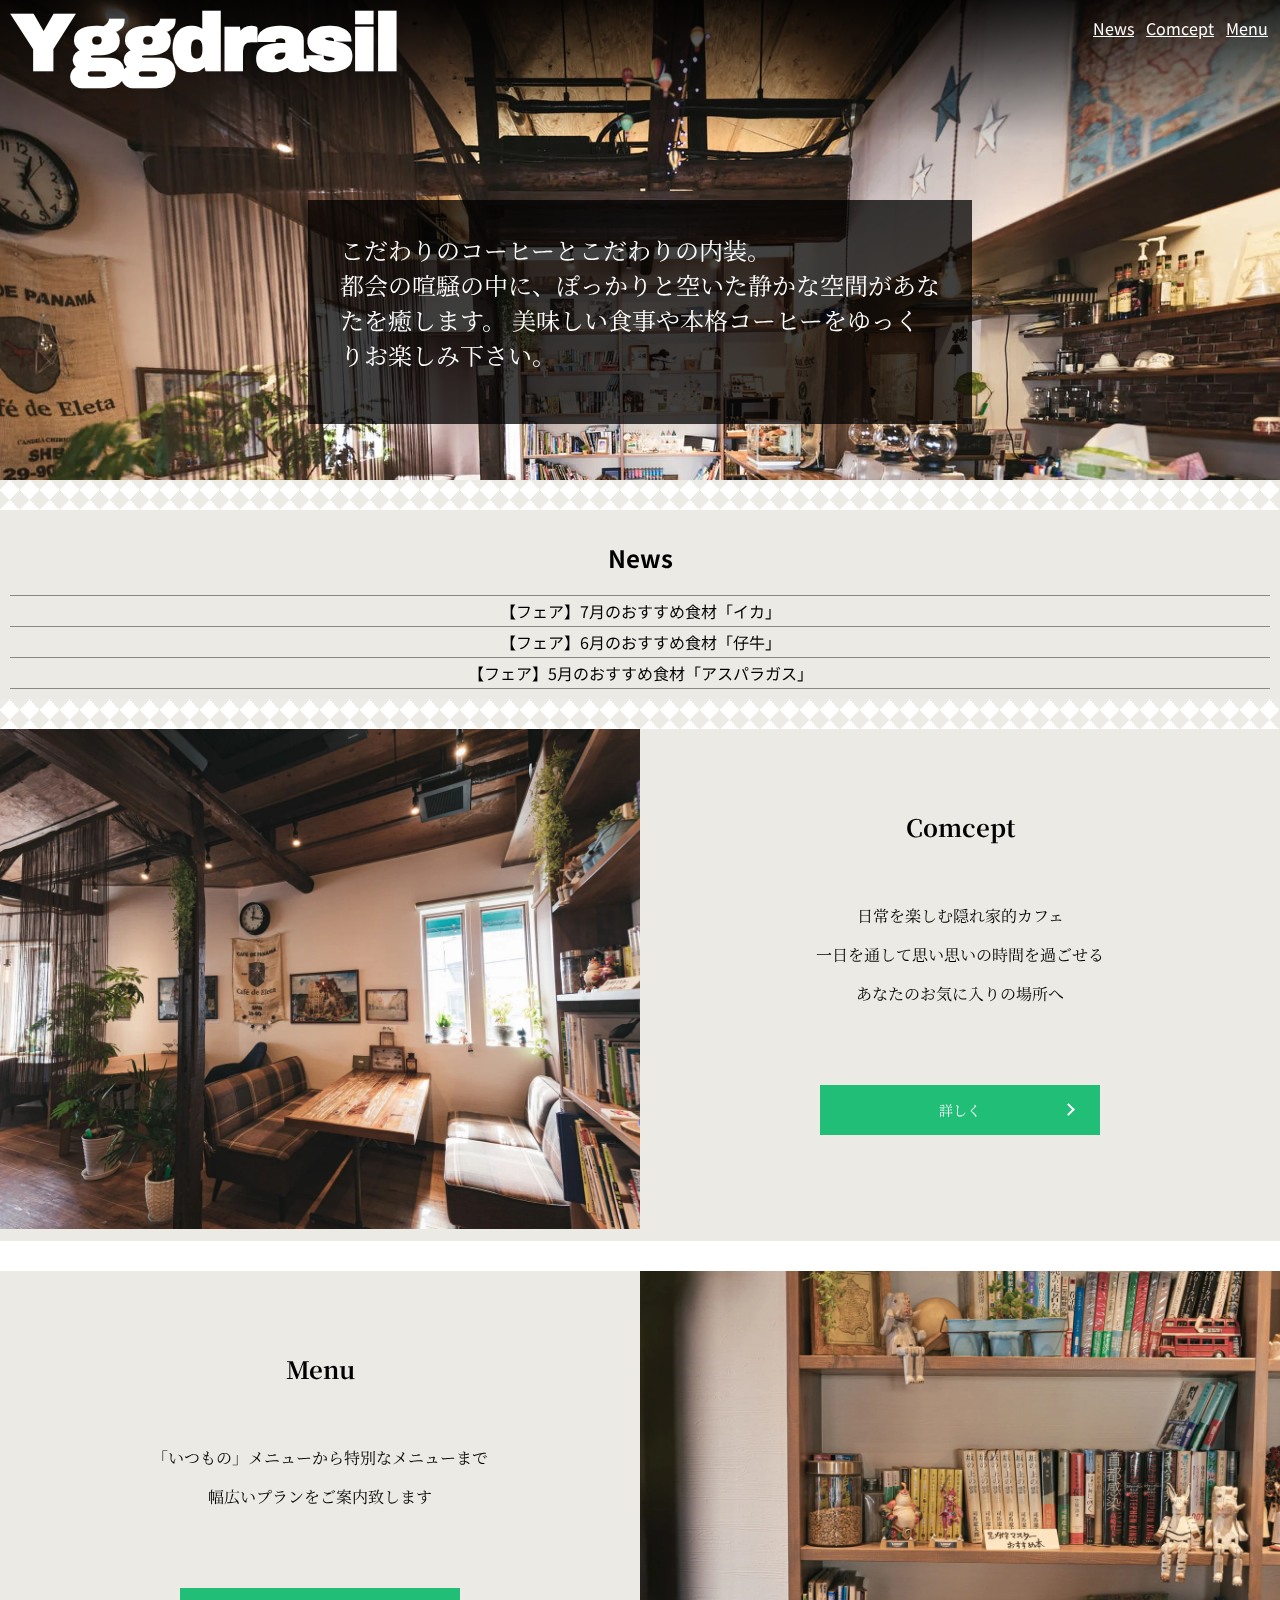
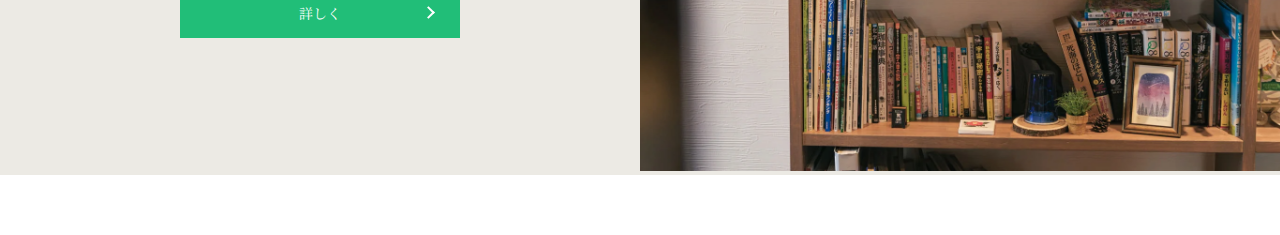
<file: design2/index.html>
<!DOCTYPE html>
<html lang="ja">

<head>
    <meta charset="UTF-8">
    <meta name="viewport" content="width=device-width, initial-scale=1.0, maximum-scale=1.0, minimum-scale=1.0">
    <meta name="robots" content="noindex,nofollow">
    <title>Yggdrasil</title>
    <link rel="stylesheet" href="style.css">
    <link href="https://fonts.googleapis.com/css2?family=Noto+Serif+JP&display=swap" rel="stylesheet">
    <link href="https://fonts.googleapis.com/css2?family=Noto+Sans+JP:wght@100..900&display=swap" rel="stylesheet">
    <link href="https://fonts.googleapis.com/css2?family=Archivo+Black&display=swap" rel="stylesheet">
    <script src="https://code.jquery.com/jquery-3.5.1.min.js"></script>
    <script type="text/javascript" src="script.js"></script>
</head>

<body>
    <div class="bg_pattern Rhombus"></div>
    <header>
        <div id="bg_header"> 
      
            <h1>Yggdrasil</h1>
        <div id="menu">
        
            <nav class="">
                <ul>
                    <li><a href="#news">News</a></li>
                    <li><a href="#comcept">Comcept</a></li>
                    <li><a href="#coursemenu">Menu</a></li>
                </ul>
            </nav>
        </div>
        <div class="menu_button">
        <div class="openbtn1"><span></span><span></span><span></span></div>
        </div>
        
        </div>
    </header>
    <div class="header_box">
        <p>こだわりのコーヒーとこだわりの内装。<br>都会の喧騒の中に、ぽっかりと空いた静かな空間があなたを癒します。 美味しい食事や本格コーヒーをゆっくりお楽しみ下さい。</p>
    </div>
    <main>
    <div id="news">
        <h2>News</h2>
        <ui>
            <li>【フェア】7月のおすすめ食材「イカ」</li>
            <li>【フェア】6月のおすすめ食材「仔牛」</li>
            <li>【フェア】5月のおすすめ食材「アスパラガス」</li>
        </ui>
    </div>


    <div id="comcept">
        <div class="image"><img src="./image/bg2.webp"></div>
        <div class="text">
        <h2>Comcept</h2>
        <p>日常を楽しむ隠れ家的カフェ</p>
        <p>一日を通して思い思いの時間を過ごせる</p>
        <p>あなたのお気に入りの場所へ</p>

        <div class="button">
        <p class="btn btn-arrow-right">
            <a href="#">詳しく</a>
          </p>
        </div>

        </div>
    </div>

    <div id="coursemenu">
        <div class="image"><img src="./image/bg3.webp"></div>
        <div class="text">
        <h2>Menu</h2>
        <p>「いつもの」メニューから特別なメニューまで</p>
        <p>幅広いプランをご案内致します</p>

        <div class="button">
        <p class="btn btn-arrow-right">
            <a href="#">詳しく</a>
          </p>
        </div>

        </div>
    </div>
    </main>
</body>

</html>
</file>
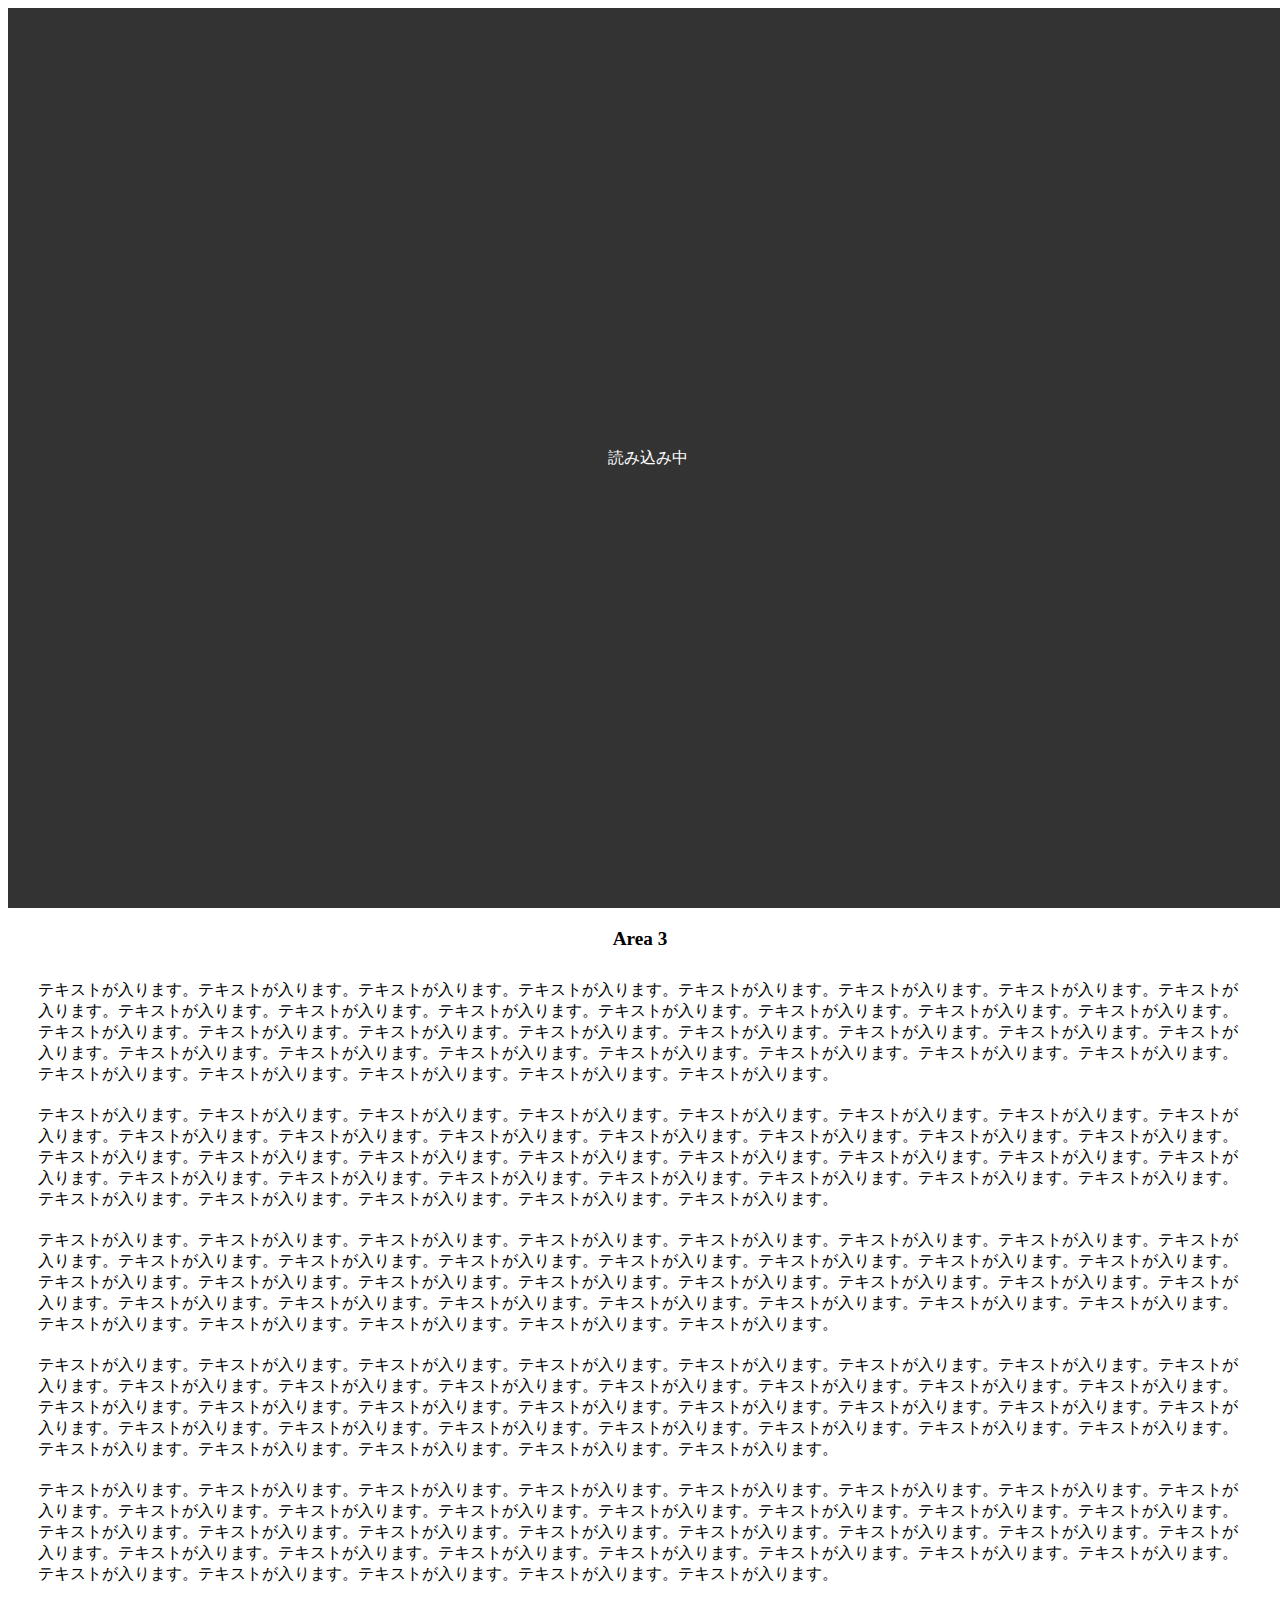
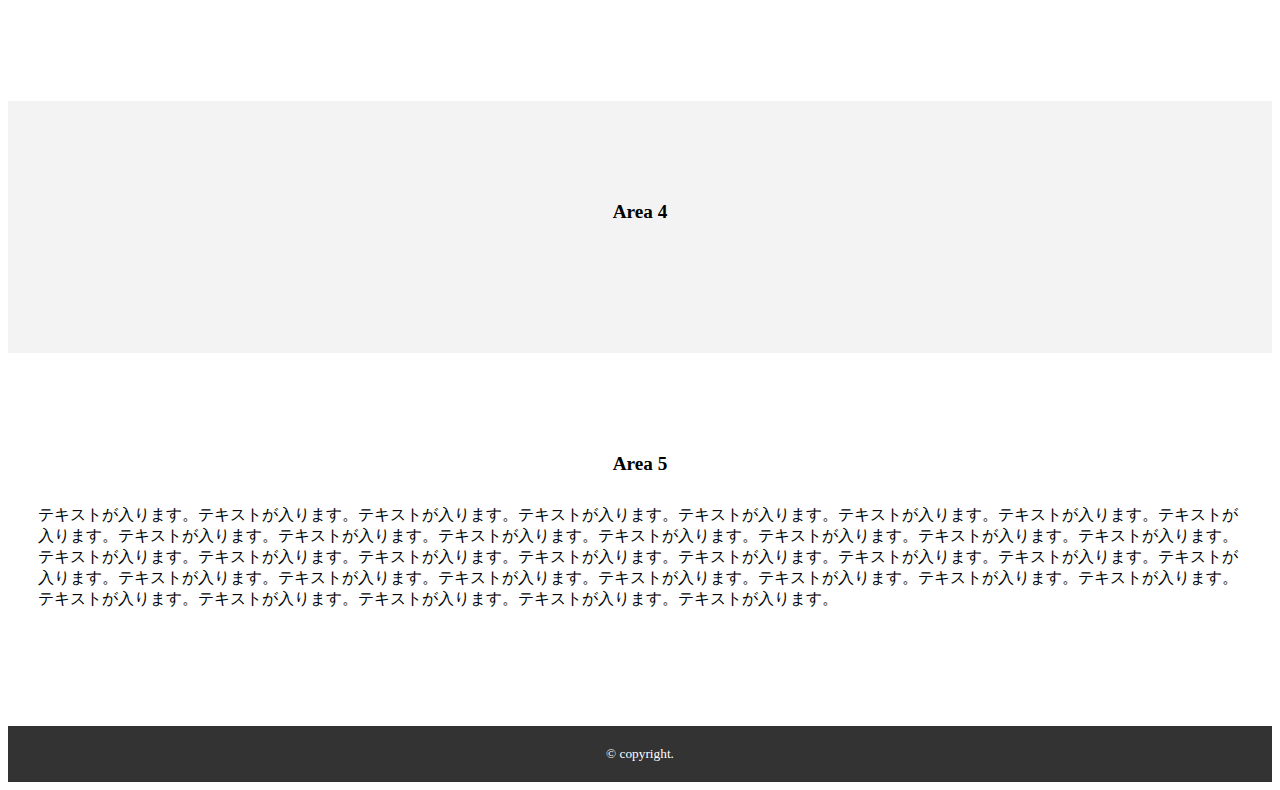
<file: sandbox2024-07-12/design3/index.html>
<!DOCTYPE html>
<html lang="ja">
<head>
<meta charset="utf-8">
<title>4-2-4　背景色が伸びる（左から右）　</title>
<meta name="description"  content="書籍「動くWebデザインアイディア帳」のサンプルサイトです">

<meta name="viewport" content="width=device-width,initial-scale=1.0">
<!--==============レイアウトを制御する独自のCSSを読み込み===============-->
<link rel="stylesheet" type="text/css" href="design.css">
</head>
<body>
<div id="splash">
<div id="splash-logo">読み込み中</div>
<!--/splash--></div>
<div class="splashbg"></div><!---画面遷移用-->


<header class="header">
    <div class="logo"> </div>
    <button class="hamburger-menu" id="js-hamburger-menu">
      <span class="hamburger-menu__bar"></span>
      <span class="hamburger-menu__bar"></span>
      <span class="hamburger-menu__bar"></span>
    </button>
    <nav class="navigation">
      <ul class="navigation__list">
        <li class="navigation__list-item"><a href="#" class="navigation__link">会社情報</a></li>
        <li class="navigation__list-item"><a href="#" class="navigation__link">事業紹介</a></li>
        <li class="navigation__list-item"><a href="#" class="navigation__link">お知らせ</a></li>
        <li class="navigation__list-item"><a href="#" class="navigation__link">お問い合わせ</a></li>
      </ul>
    </nav>
  </header>
  
  <main>
    <section>
      <h2>Area 1</h2>
      <div class="openbtn1"><span></span><span></span><span></span></div>
      <p>テキストが入ります。テキストが入ります。テキストが入ります。テキストが入ります。テキストが入ります。テキストが入ります。テキストが入ります。テキストが入ります。テキストが入ります。テキストが入ります。テキストが入ります。テキストが入ります。テキストが入ります。テキストが入ります。テキストが入ります。テキストが入ります。テキストが入ります。テキストが入ります。テキストが入ります。テキストが入ります。テキストが入ります。テキストが入ります。テキストが入ります。テキストが入ります。テキストが入ります。テキストが入ります。テキストが入ります。テキストが入ります。テキストが入ります。テキストが入ります。テキストが入ります。テキストが入ります。テキストが入ります。テキストが入ります。テキストが入ります。</p>
      <p>テキストが入ります。テキストが入ります。テキストが入ります。テキストが入ります。テキストが入ります。テキストが入ります。テキストが入ります。テキストが入ります。テキストが入ります。テキストが入ります。テキストが入ります。テキストが入ります。テキストが入ります。テキストが入ります。テキストが入ります。テキストが入ります。テキストが入ります。テキストが入ります。テキストが入ります。テキストが入ります。テキストが入ります。テキストが入ります。テキストが入ります。テキストが入ります。テキストが入ります。テキストが入ります。テキストが入ります。テキストが入ります。テキストが入ります。テキストが入ります。テキストが入ります。テキストが入ります。テキストが入ります。テキストが入ります。テキストが入ります。</p>
    <!--/area1--></section>
      <section>
      <h2>Area 2</h2>
    <!--/area2--></section>
      <section>
      <h2>Area 3</h2>
      <p>テキストが入ります。テキストが入ります。テキストが入ります。テキストが入ります。テキストが入ります。テキストが入ります。テキストが入ります。テキストが入ります。テキストが入ります。テキストが入ります。テキストが入ります。テキストが入ります。テキストが入ります。テキストが入ります。テキストが入ります。テキストが入ります。テキストが入ります。テキストが入ります。テキストが入ります。テキストが入ります。テキストが入ります。テキストが入ります。テキストが入ります。テキストが入ります。テキストが入ります。テキストが入ります。テキストが入ります。テキストが入ります。テキストが入ります。テキストが入ります。テキストが入ります。テキストが入ります。テキストが入ります。テキストが入ります。テキストが入ります。</p>
      <p>テキストが入ります。テキストが入ります。テキストが入ります。テキストが入ります。テキストが入ります。テキストが入ります。テキストが入ります。テキストが入ります。テキストが入ります。テキストが入ります。テキストが入ります。テキストが入ります。テキストが入ります。テキストが入ります。テキストが入ります。テキストが入ります。テキストが入ります。テキストが入ります。テキストが入ります。テキストが入ります。テキストが入ります。テキストが入ります。テキストが入ります。テキストが入ります。テキストが入ります。テキストが入ります。テキストが入ります。テキストが入ります。テキストが入ります。テキストが入ります。テキストが入ります。テキストが入ります。テキストが入ります。テキストが入ります。テキストが入ります。</p>
      <p>テキストが入ります。テキストが入ります。テキストが入ります。テキストが入ります。テキストが入ります。テキストが入ります。テキストが入ります。テキストが入ります。テキストが入ります。テキストが入ります。テキストが入ります。テキストが入ります。テキストが入ります。テキストが入ります。テキストが入ります。テキストが入ります。テキストが入ります。テキストが入ります。テキストが入ります。テキストが入ります。テキストが入ります。テキストが入ります。テキストが入ります。テキストが入ります。テキストが入ります。テキストが入ります。テキストが入ります。テキストが入ります。テキストが入ります。テキストが入ります。テキストが入ります。テキストが入ります。テキストが入ります。テキストが入ります。テキストが入ります。</p>
      <p>テキストが入ります。テキストが入ります。テキストが入ります。テキストが入ります。テキストが入ります。テキストが入ります。テキストが入ります。テキストが入ります。テキストが入ります。テキストが入ります。テキストが入ります。テキストが入ります。テキストが入ります。テキストが入ります。テキストが入ります。テキストが入ります。テキストが入ります。テキストが入ります。テキストが入ります。テキストが入ります。テキストが入ります。テキストが入ります。テキストが入ります。テキストが入ります。テキストが入ります。テキストが入ります。テキストが入ります。テキストが入ります。テキストが入ります。テキストが入ります。テキストが入ります。テキストが入ります。テキストが入ります。テキストが入ります。テキストが入ります。</p>
      <p>テキストが入ります。テキストが入ります。テキストが入ります。テキストが入ります。テキストが入ります。テキストが入ります。テキストが入ります。テキストが入ります。テキストが入ります。テキストが入ります。テキストが入ります。テキストが入ります。テキストが入ります。テキストが入ります。テキストが入ります。テキストが入ります。テキストが入ります。テキストが入ります。テキストが入ります。テキストが入ります。テキストが入ります。テキストが入ります。テキストが入ります。テキストが入ります。テキストが入ります。テキストが入ります。テキストが入ります。テキストが入ります。テキストが入ります。テキストが入ります。テキストが入ります。テキストが入ります。テキストが入ります。テキストが入ります。テキストが入ります。</p>

    <!--/area3--></section>
      <section>
      <h2>Area 4</h2>
    <!--/area4--></section>
      <section>
      <h2>Area 5</h2>
          
      <p>テキストが入ります。テキストが入ります。テキストが入ります。テキストが入ります。テキストが入ります。テキストが入ります。テキストが入ります。テキストが入ります。テキストが入ります。テキストが入ります。テキストが入ります。テキストが入ります。テキストが入ります。テキストが入ります。テキストが入ります。テキストが入ります。テキストが入ります。テキストが入ります。テキストが入ります。テキストが入ります。テキストが入ります。テキストが入ります。テキストが入ります。テキストが入ります。テキストが入ります。テキストが入ります。テキストが入ります。テキストが入ります。テキストが入ります。テキストが入ります。テキストが入ります。テキストが入ります。テキストが入ります。テキストが入ります。テキストが入ります。</p>
    <!--/area5--></section>
  <!--/main--></main>

  <footer id="footer">
  <small>&copy; copyright.</small>
  </footer>
    
    <!--/contaier--></div>

<script src="https://code.jquery.com/jquery-3.4.1.min.js" integrity="sha256-CSXorXvZcTkaix6Yvo6HppcZGetbYMGWSFlBw8HfCJo=" crossorigin="anonymous"></script>
<script src="design.js"></script>
</body>
</html>
</file>
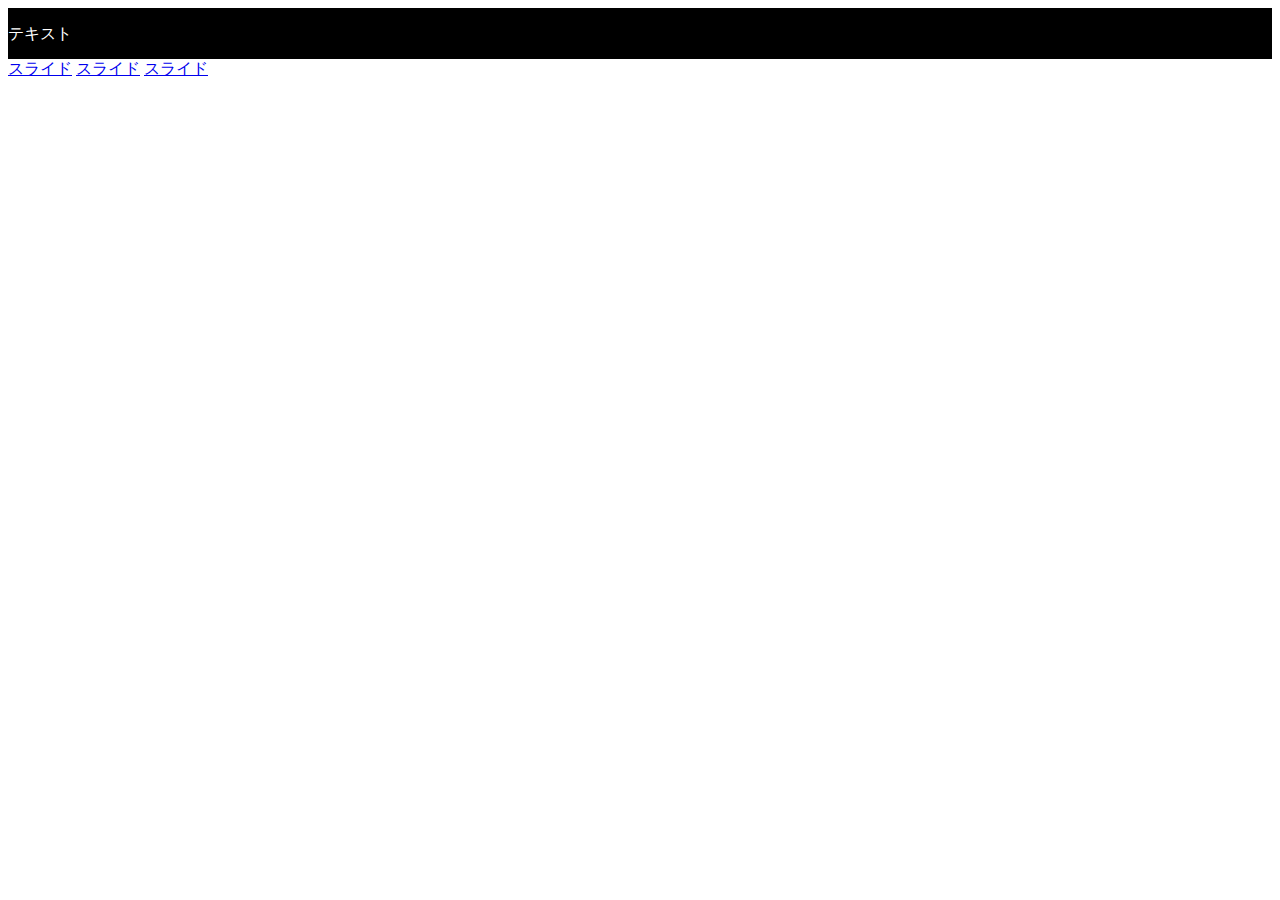
<file: test1.html>
<!DOCTYPE html>
<html lang="ja">
 <head>
 <meta charset="utf-8">
 <title>StraightDesign</title>
 <link rel="stylesheet" href="design_test1.css">


 <script src="jquery.js"></script>
 
 </head>
 <body>
    <div class="btn-set">
        <a class="my-parts" href="#">テキスト</a>
        <a class="btn-9" href="#">スライド</a>
        <a class="btn-9" href="#">スライド</a>
        <a class="btn-9" href="#">スライド</a>
    </div>


 </body>
</html>
</file>
<file: design2/style.css>
body{
  padding:0px;
  margin: 0px;
}

a {
  color:#fff;
  }

.noto-serif-jp-regular {
  font-family: "Noto Serif JP", serif;
  font-weight: 400;
  font-style: normal;
  font-size: clamp(12px, 1.8vw, 20px);
}
.noto-sans-jp-regular {
  font-family: "Noto Sans JP", serif;
  font-weight: 400;
  font-style: normal;
  font-size: clamp(12px, 1.8vw, 20px);
}


.bg_pattern {
  position: fixed;
  top: 0;
  left: 0;
  width: 100vw;
  height: 100vh;
  background-color: #fff;
  z-index: -1;
}
.Rhombus {
  background-image:  linear-gradient(135deg, #edebe5 25%, transparent 25%), linear-gradient(225deg, #edebe5 25%, transparent 25%), linear-gradient(45deg, #edebe5 25%, transparent 25%), linear-gradient(315deg, #edebe5 25%, #ffffff 25%);
  background-position:  20px 0, 20px 0, 0 0, 0 0;
  background-size: 20px 20px;
  background-repeat: repeat;
}

header{
  background-image: url(./image/bg1.webp);
  min-height: clamp(20rem, 7.5rem + 33.33vw, 30rem);
  background-size: cover;
}
#bg_header {
    display: flex;
    justify-content:space-between;
    background: linear-gradient(rgba(0,0,0,0.85),rgba(0,0,0,0));
}
h1{
  margin-top: 0px;
  margin-left:12px;
  color:#fff;
  font-family: "Archivo Black", sans-serif;
  font-size: clamp(12px, 8vw, 80px);
  font-style: normal;
  font-feature-settings: "palt";
  letter-spacing: -0.04em;
}
nav ul{
    display: flex;
    list-style:none;

}

nav li{
  color:#fff;
  margin-right:12px;
  font-family: "Noto Sans JP", serif;
  z-index: 100;
}

.header_box{
  width:100%;
  position: absolute;
  top: 0px;
  left: 0px;
  padding-top:clamp(5rem, -4.375rem + 25vw, 12.5rem);
  
  margin: 0 auto;
}

.header_box p{
  background-color: rgba(0, 0, 0, 0.75);
  color:#fff;
  min-height: clamp(5rem, -1.25rem + 16.67vw, 10rem);
  width: clamp(25rem, 9.375rem + 41.67vw, 37.5rem);
  margin: auto;
  font-size: clamp(1rem, 0.375rem + 1.67vw, 1.5rem);
  vertical-align: middle;
  padding:32px;
  font-family: "Noto Serif JP", serif;
}

div.menu_button{
  position: fixed;
  top: 0px;
  right: 0px;
  z-index: 101;
}

.openbtn1{
    display: none;
}
@media screen and (max-width: 800px) {
    .openbtn1{
        display: block;
        z-index:101;

    }

    nav ul{
        display: block;
        margin:0px;
        padding:0px;
    }
    nav {
        z-index:100;
        padding: 0px;
        position: fixed;
        transition: all .4s;
        top: 0;
        right: -100%;
        width: 100%;
        height: 100%;
        background-color: rgba(0, 0, 0, 0.8);
    }
    nav li{
      height:48px;
      line-height: 48px;
    }
    nav.open {
        right: 0;
    }
    nav li{
        width:100%;
        text-align: center;
    }
}


.openbtn1{
    position: relative;/*ボタン内側の基点となるためrelativeを指定*/
    background:#ffffff;
    cursor: pointer;
      width: 50px;
      height:50px;
    border-radius: 5px;
    margin:12px;
  }
  
  /*ボタン内側*/
  .openbtn1 span{
      display: inline-block;
      transition: all .4s;/*アニメーションの設定*/
      position: absolute;
      left: 12px;
      height: 3px;
      border-radius: 2px;
    background: #000;
      width: 50%;
    }
  
  .openbtn1 span:nth-of-type(1) {
    top:15px; 
  }
  
  .openbtn1 span:nth-of-type(2) {
    top:23px;
  }
  
  .openbtn1 span:nth-of-type(3) {
    top:31px;
  }
  
  /*activeクラスが付与されると線が回転して×に*/
  
  .openbtn1.active span:nth-of-type(1) {
      top: 16px;
      left: 13.5px;
      transform: translateY(8px) rotate(-45deg);
      width: 50%;
  }
  
  .openbtn1.active span:nth-of-type(2) {
    opacity: 0;/*真ん中の線は透過*/
  }
  
  .openbtn1.active span:nth-of-type(3){
      top: 32px;
      left: 13.5px;
      transform: translateY(-8px) rotate(45deg);
      width: 50%;
  }


  /* ニュース*/
div#news {
  margin-top: 30px;
  background:hsl(45, 18%, 91%);
  padding:10px;
  margin-bottom: 30px;
}
div#news h2{
  font-family: "Noto Sans JP", serif;
  text-align: center;
  
}

div#news li:nth-child(1){
  border-top:1px solid rgba(71, 72, 67, 0.6);
}

div#news li{
  font-family: "Noto Sans JP", serif;
  list-style:none;
  width:100%;
  line-height: 30px;
  text-align: center;
  border-bottom:1px solid rgba(71, 72, 67, 0.6);


}

div#comcept{
  background:hsl(45, 18%, 91%);
  display: flex;
  margin-bottom: 30px;
}


div#comcept .text{
  width:50%;
  padding-bottom: 90px;
}
div#comcept .image{
  width:50%;
  text-align: center;
}

div#comcept .image img {
  width: 100%;
  height: 500px;
  object-fit: cover;
}

div#comcept h2{
  font-family: "Noto Serif JP", serif;
  text-align: center;
  margin-top: 80px;
  margin-bottom: 60px;
}
div#comcept p{
  font-family: "Noto Serif JP", serif;
  text-align: center;
}

@media screen and (max-width: 800px) {
  div#comcept{
    display: block;
  }
  div#comcept .text{
    width:100%;
  }
  div#comcept .image{
    width:100%;
    text-align: center;
  }
}

div#coursemenu{
  background:hsl(45, 18%, 91%);
  display: flex;
  flex-direction: row-reverse;
  margin-bottom: 60px;
}


div#coursemenu .text{
  width:50%;
  padding-bottom: 90px;
}
div#coursemenu .image{
  width:50%;
  text-align: center;
}

div#coursemenu .image img {
  width: 100%;
  height: 500px;
  object-fit: cover;
}

div#coursemenu h2{
  font-family: "Noto Serif JP", serif;
  text-align: center;
  margin-top: 80px;
  margin-bottom: 60px;
}
div#coursemenu p{
  font-family: "Noto Serif JP", serif;
  text-align: center;
}

@media screen and (max-width: 800px) {
  div#coursemenu{
    display: block;
  }
  div#coursemenu .text{
    width:100%;
  }
  div#coursemenu .image{
    width:100%;
    text-align: center;
  }
}

div .button{
  margin-top: 80px;
  width:100%;
}

/* ボタンのスタイル */
.btn a {
  position: relative;
  display: block;
  width: 280px;
  padding: 15px 0;
  background-color: #21be78;
  /*border-radius: 8px;*/
  font-size: 14px;
  color: #fff;
  text-decoration: none;
  text-align: center;
  margin: auto;
}

/* アイコンのスタイル */
.btn-arrow-right a::after {
  content: '';
  position: absolute;
  top: 0;
  bottom: 0;
  right: 27px;
  width: 9px;
  height: 9px;
  margin: auto;
  border-top: 2px solid #fff;
  border-right: 2px solid #fff;
  transform: rotate(45deg);
  box-sizing: border-box;
}
</file>
<file: sandbox2024-07-12/design3/design.css>
@charset "utf-8";

/*========= ローディング画面のためのCSS ===============*/
#splash {
  position: fixed;
  width: 100%;
  height: 100%;
  background: #333;
  z-index: 9999999;
  text-align:center;
  color:#fff;
}

#splash-logo {
  position: absolute;
  top: 50%;
  left: 50%;
  transform: translate(-50%, -50%);
}
.header {
    background: #ffffff;
    width:100%;
    height: 50px;
    display: flex;
    justify-content: space-between;
    align-items: center;

    left: 0;
    position: fixed;
    top: 0;
  }
  .logo {
    font-weight: 700;
    padding-left: 14px;
  }
  .hamburger-menu {
    width: 50px;
    height: 50px;
    position: relative;
    border: none;
    background: transparent;
    appearance: none;
    padding: 0;
    cursor: pointer;
  }
  .hamburger-menu__bar {
    display: inline-block;
    width: 44%;
    height: 2px;
    background: #242424;
    position: absolute;
    left: 50%;
    transform: translateX(-50%);
    transition: .5s;
  }
  .hamburger-menu__bar:first-child {
    top: 16px;
  }
  .hamburger-menu__bar:nth-child(2) {
    top: 24px;
  }
  .hamburger-menu__bar:last-child {
    top: 32px;
  }
  .hamburger-menu--open .hamburger-menu__bar {
    top: 50%;
  }
  .hamburger-menu--open .hamburger-menu__bar:first-child {
    transform: translateX(-50%) translateY(-50%) rotate(45deg);
  }
  .hamburger-menu--open .hamburger-menu__bar:last-child {
    transform: translateX(-50%) translateY(-50%) rotate(-45deg);
  }
  .hamburger-menu--open .hamburger-menu__bar:nth-child(2) {
    display: none;
  }
  .navigation {

    display: none;
    background: #242424;
    position: absolute;
    top: 50px;
    width: 100%;
    z-index: 9999;
  }
  .navigation__list {
    text-align: center;
    list-style: none;
    padding: 0;
    margin: 0;
  }
  .navigation__list-item {
    border-bottom: solid 1px #474747;
  }
  .navigation__list-item:first-child {
    border-top: solid 1px #474747;
  }
  .navigation__link {
    color: #fff;
    font-weight: 700;
    text-decoration: none;
    display: block;
    padding: 24px 0;
    transition: .5s;
  }
  @media (hover: hover) and (pointer: fine) {
    .navigation__link:hover {
      background: #333;
    }
  }

/*========= 画面遷移のためのCSS ===============*/

/*画面遷移アニメーション*/
.splashbg{
    display: none;
}

/*bodyにappearクラスがついたら出現*/
body.appear .splashbg{
    display: block;
    content: "";
    position:fixed;
  z-index: 999;
    width: 100%;
    height: 100vh;
    top: 0;
  left: 0;
    transform: scaleX(0);
    background-color: #333;/*伸びる背景色の設定*/
  animation-name:PageAnime;
  animation-duration:1.2s;
  animation-timing-function:ease-in-out;
  animation-fill-mode:forwards;
}

@keyframes PageAnime{
  0% {
    transform-origin:left;
    transform:scaleX(0);
  }
  50% {
    transform-origin:left;
    transform:scaleX(1);
  }
  50.001% {
    transform-origin:right;
  }
  100% {
    transform-origin:right;
    transform:scaleX(0);
  }
}

/*画面遷移の後現れるコンテンツ設定*/
#container{
  opacity: 0;/*はじめは透過0に*/
}

/*bodyにappearクラスがついたら出現*/
body.appear #container{
  animation-name:PageAnimeAppear;
  animation-duration:1s;
  animation-delay: 0.8s;
  animation-fill-mode:forwards;
  opacity: 0;
}

@keyframes PageAnimeAppear{
  0% {
  opacity: 0;
  }
  100% {
  opacity: 1;
}
}
/*==================================================
　5-2-1 3本線が×に
===================================*/
/*ボタン外側※レイアウトによってpositionや形状は適宜変更してください*/
.openbtn1{
    position: relative;/*ボタン内側の基点となるためrelativeを指定*/
    background:#57a2c7;
    cursor: pointer;
      width: 50px;
      height:50px;
    border-radius: 5px;
  }
  
  /*ボタン内側*/
  .openbtn1 span{
      display: inline-block;
      transition: all .4s;/*アニメーションの設定*/
      position: absolute;
      left: 14px;
      height: 3px;
      border-radius: 2px;
    background: #fff;
      width: 45%;
    }
  
  .openbtn1 span:nth-of-type(1) {
    top:15px; 
  }
  
  .openbtn1 span:nth-of-type(2) {
    top:23px;
  }
  
  .openbtn1 span:nth-of-type(3) {
    top:31px;
  }
  
  /*activeクラスが付与されると線が回転して×に*/
  
  .openbtn1.active span:nth-of-type(1) {
      top: 18px;
      left: 18px;
      transform: translateY(6px) rotate(-45deg);
      width: 30%;
  }
  
  .openbtn1.active span:nth-of-type(2) {
    opacity: 0;/*真ん中の線は透過*/
  }
  
  .openbtn1.active span:nth-of-type(3){
      top: 30px;
      left: 18px;
      transform: translateY(-6px) rotate(45deg);
      width: 30%;
  }
/*========= レイアウトのためのCSS ===============*/

h1{
  font-size:1.2rem;
}

h2{
  font-size:1.2rem;
  text-align: center;
  margin: 0 0 30px 0;
}

p{
  margin-top:20px;  
}

small{
  color:#fff;
  display: block;
  text-align: center;
}

#header{
  background:#333;
  color:#fff;
  text-align: center;
  padding: 20px;
}

section{
  padding:100px 30px;
}

section:nth-child(2n){
  background:#f3f3f3; 
}

#footer{
  background:#333;
  padding:20px;
}
</file>
<file: design_test1.css>
.my-parts {
    font-family: "Archivo Black", sans-serif;
    width:100%;
    height: 100%;
    display: inline-block;
    line-height: clamp(24px, 4vw, 120px);
    color :#fff;
	display: inline-block;
	background-color: black;
	background-image: linear-gradient(to top, #F44336 50%, rgba(0,0,0,0) 50% );
	background-position: 0 0;
	background-size: auto 200%;
	transition: all .3s ease 0s;
	text-decoration: none;
}
.my-parts:hover {
	cursor: pointer;
	background-position: 0 100%;
	color: #fff;

}
</file>
